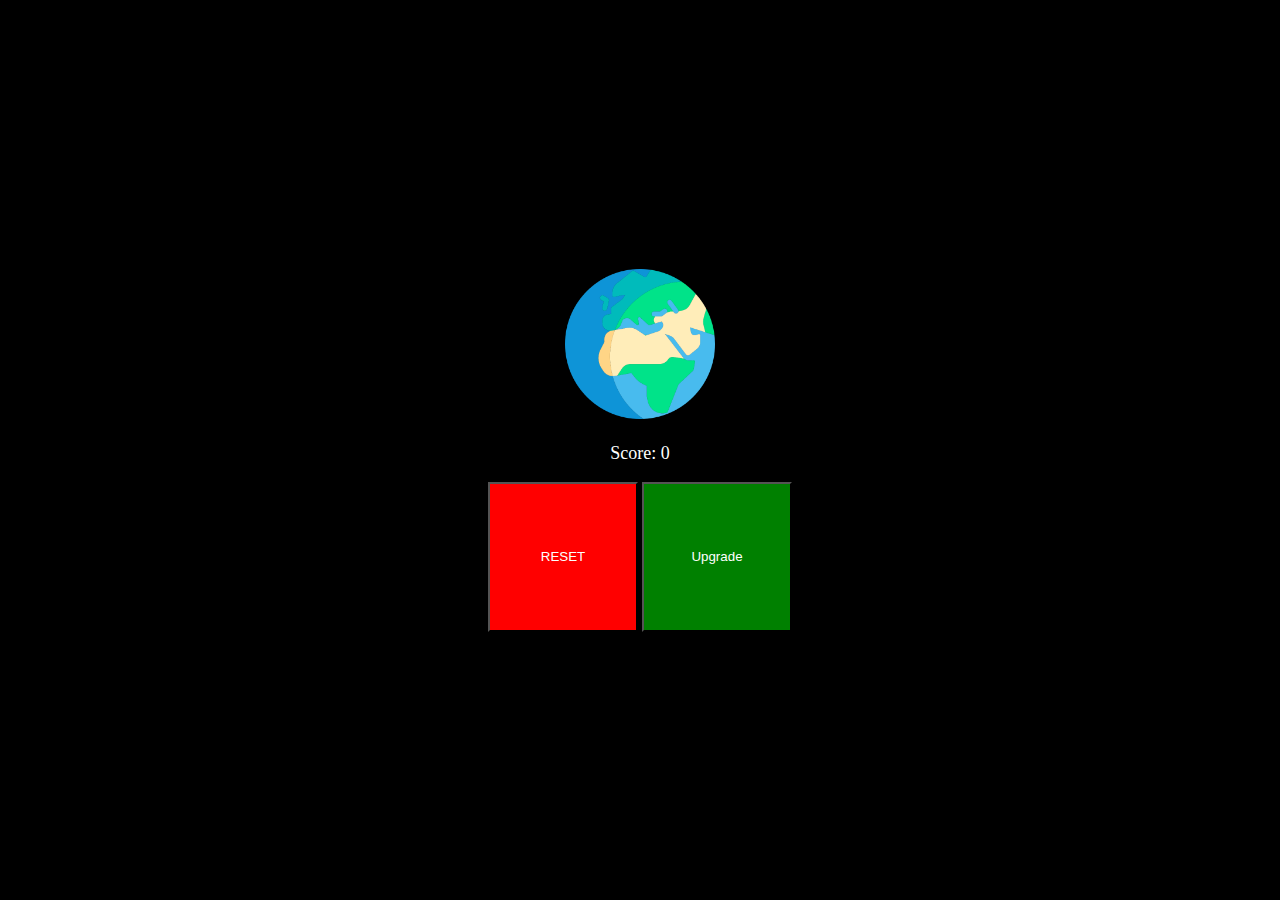
<file: clicker/index.html>
<!DOCTYPE html>
<html lang="fr">
    <head>
        <meta charset="UTF-8">
        <meta name="viewport" content="width=device-width, initial-scale=1.0">
        <link rel="stylesheet" href="style.css">
        <title>Cookie Clicker</title>
    </head>
    <body>
        <div id="container">
            <div id="cookie-container">
                <img src="./image/terre.png" alt="Cookie" id="cookie">
            </div>
            <div  id="score-container">
                <p>Score: <spam id="score">0</spam></p>
            </div>
            <div id="buttons-container">
                <button id="reset-button">RESET</button>
                <button id="upgrade-button">Upgrade</button>
            </div>
            <script src="script.js"></script>
        </div>
    </body>
</html>
</file>
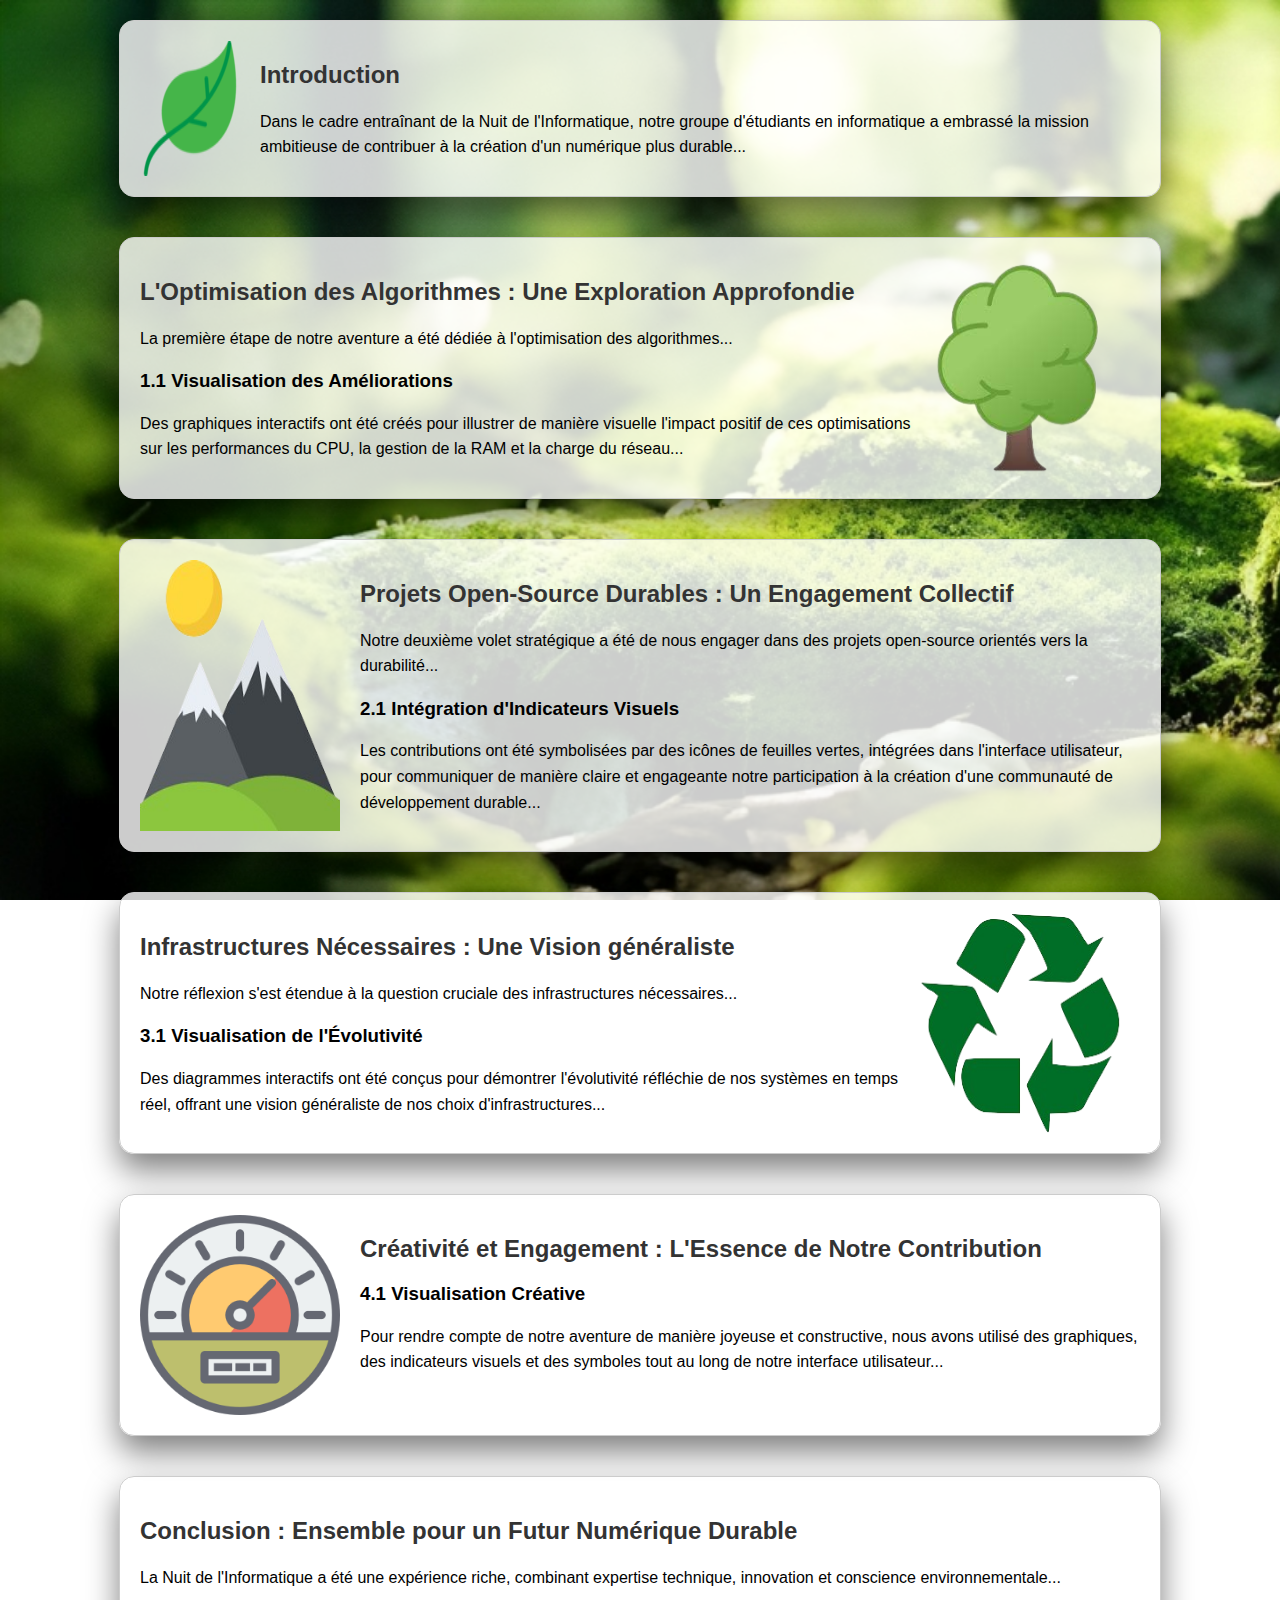
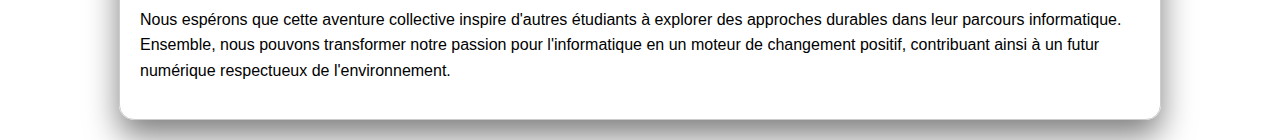
<file: airbus.html>
<!DOCTYPE html>
<html lang="fr">
<head>
    <meta charset="UTF-8">
    <meta name="viewport" content="width=device-width, initial-scale=1.0">
    <title>Contributions Innovantes à un Numérique Durable</title>
    <style>
        body {
            font-family: Arial, sans-serif;
            margin: 0;
            padding: 0;
            background-image: url('./images/fond.png'); /* Remplacez par le chemin de votre image */
            background-size: cover;
            background-repeat: no-repeat;
            background-attachment: fixed; /* pour fixer l'image de fond pendant le défilement */
            display: flex;
            flex-direction: column;
            align-items: center;
            justify-content: center;
            min-height: 100vh;
        }

        .section {
            display: flex;
            margin: 20px;
            padding: 20px;
            border: 1px solid #ccc;
            background-color: rgba(255, 255, 255, 0.8); /* Couleur de fond des sections avec une opacité pour mieux voir l'image de fond */
            width: 80%; /* Adjust the width as needed */
            max-width: 1000px; /* Set a maximum width if desired */
            box-shadow: 0px 16px 32px rgba(0, 0, 0, 0.5); /* Add box shadow for a subtle shadow effect */
            border-radius: 15px; /* Add border-radius to round the corners */
        }

        .section img {
            max-width: 200px; /* Adjust the image width as needed */
            margin-right: 20px;
        }

        .section:nth-child(even) {
            flex-direction: row-reverse;
        }

        h2 {
            color: #333;
        }

        p {
            line-height: 1.6;
        }

        .graph {
            max-width: 100%;
        }
    </style>
</head>
<body>

    <div class="section">
        <img src="./images/feuille.png" alt="Image 1">
        <div>
            <h2>Introduction</h2>
            <p>Dans le cadre entraînant de la Nuit de l'Informatique, notre groupe d'étudiants en informatique a embrassé la mission ambitieuse de contribuer à la création d'un numérique plus durable...</p>
        </div>
    </div>

    <!-- Repeat the following structure for each section -->

    <div class="section">
        <img class="graph" src="./images/arbre.png" alt="Graphique 1">
        <div>
            <h2>L'Optimisation des Algorithmes : Une Exploration Approfondie</h2>
            <p>La première étape de notre aventure a été dédiée à l'optimisation des algorithmes...</p>
            <h3>1.1 Visualisation des Améliorations</h3>
            <p>Des graphiques interactifs ont été créés pour illustrer de manière visuelle l'impact positif de ces optimisations sur les performances du CPU, la gestion de la RAM et la charge du réseau...</p>
        </div>
    </div>

    <div class="section">
        <img class="graph" src="./images/mont.png" alt="Graphique 2">
        <div>
            <h2>Projets Open-Source Durables : Un Engagement Collectif</h2>
            <p>Notre deuxième volet stratégique a été de nous engager dans des projets open-source orientés vers la durabilité...</p>
            <h3>2.1 Intégration d'Indicateurs Visuels</h3>
            <p>Les contributions ont été symbolisées par des icônes de feuilles vertes, intégrées dans l'interface utilisateur, pour communiquer de manière claire et engageante notre participation à la création d'une communauté de développement durable...</p>
        </div>
    </div>

    <div class="section">
        <img class="graph" src="./images/recy.png" alt="Graphique 3">
        <div>
            <h2>Infrastructures Nécessaires : Une Vision généraliste</h2>
            <p>Notre réflexion s'est étendue à la question cruciale des infrastructures nécessaires...</p>
            <h3>3.1 Visualisation de l'Évolutivité</h3>
            <p>Des diagrammes interactifs ont été conçus pour démontrer l'évolutivité réfléchie de nos systèmes en temps réel, offrant une vision généraliste de nos choix d'infrastructures...</p>
        </div>
    </div>

    <div class="section">
        <img class="graph" src="./images/opt.png" alt="Graphique 4">
        <div>
            <h2>Créativité et Engagement : L'Essence de Notre Contribution</h2>
            <h3>4.1 Visualisation Créative</h3>
            <p>Pour rendre compte de notre aventure de manière joyeuse et constructive, nous avons utilisé des graphiques, des indicateurs visuels et des symboles tout au long de notre interface utilisateur...</p>
        </div>
    </div>

    <div class="section">
        <div>
            <h2>Conclusion : Ensemble pour un Futur Numérique Durable</h2>
            <p>La Nuit de l'Informatique a été une expérience riche, combinant expertise technique, innovation et conscience environnementale...</p>
            <p>Nous espérons que cette aventure collective inspire d'autres étudiants à explorer des approches durables dans leur parcours informatique. Ensemble, nous pouvons transformer notre passion pour l'informatique en un moteur de changement positif, contribuant ainsi à un futur numérique respectueux de l'environnement.</p>
        </div>
    </div>

</body>
</html>
</file>
<file: clicker/style.css>
body {
    display: flex;
    flex-direction: column;
    align-items: center;
    justify-content: center;
    height: 100vh;
    margin: 0;
    background-color: black;
}

#cookie-container {
    text-align: center;
}

#score-container {
    text-align: center;
    color: white;
}

#reset-button {
    width: 150px;
    height: 150px;
    background-color: red;
    color: white;
}

#upgrade-button {
    width: 150px;
    height: 150px;
    background-color: green;
    color: white;
}

#cookie {
    width: 150px;
    height: 150px;
    cursor: pointer;
    transition: transform 0.2s ease-in-out;
}

#score-container {
    margin-top: 20px;
    font-size: 18px;
}
</file>
